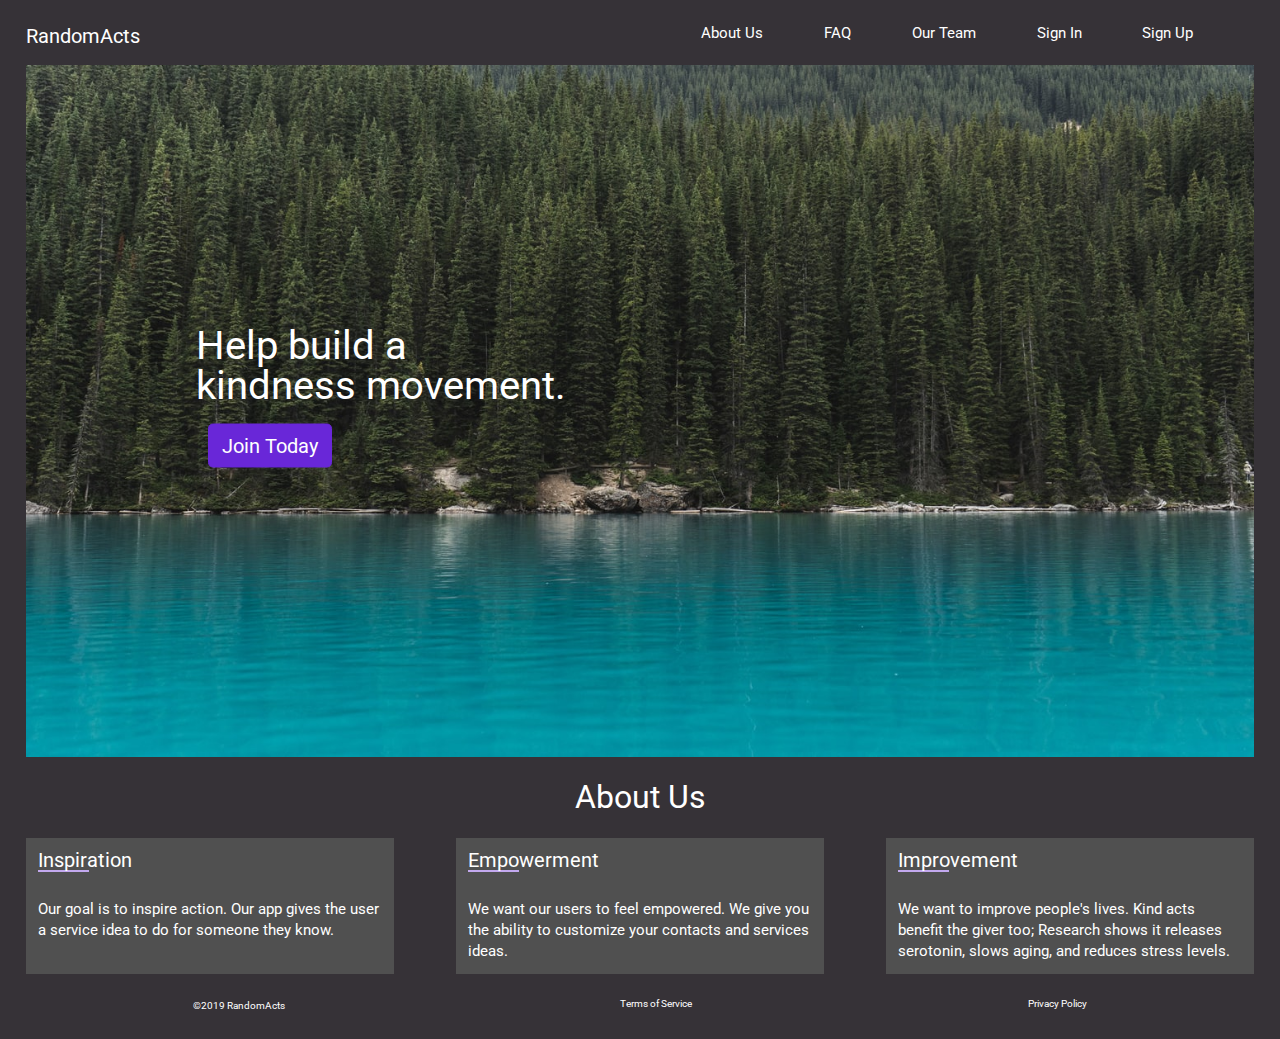
<file: index.html>
<!doctype html>

<html lang="en">

<head>
    <meta charset="utf-8">

    <meta name="viewport" content="width=device-width, initial-scale=1.0">

    <title>RandomActs</title>

    <link href="https://fonts.googleapis.com/css?family=Roboto&display=swap" rel="stylesheet">

    <link rel="stylesheet" href="css/index.css">

    <!--[if lt IE 9]>
    <script src="https://cdnjs.cloudflare.com/ajax/libs/html5shiv/3.7.3/html5shiv.js"></script>
<![endif]-->

</head>

<body>

    <div class="home">

        <header class="header-container">

            <div class="logo">
                <a href="index.html">RandomActs</a>
            </div>
            <nav>
                <a href="#aboutanchor">About Us</a>
                <a href="faq.html">FAQ</a>
                <a href="team.html">Our Team</a>
                <a href="https://lucid-panini-415838.netlify.com/">Sign In</a>
                <a href="https://lucid-panini-415838.netlify.com/">Sign Up</a>
            </nav>
        </header>

        <div class="center">

            <img src="img/mainpage.jpg" class="mainpic" alt="Alpine Lake Scene">

            <div class="centered">
                <h2>Help build a<br> kindness movement.</h2>

                <div class="btn">
                    <a href="https://lucid-panini-415838.netlify.com/">Join Today</a>
                </div>
            </div>

        </div>

        <div class="abouttitle">
            <h2 id="aboutanchor">About Us</h2>
            <br>
        </div>

        <div class="about-us">
            <div class="aboutbox">
                <h3>Inspiration</h3>

                <p>Our goal is to inspire action. Our app gives the user a service idea to do for someone they know.</p>
            </div>

            <div class="aboutbox">
                <h3>Empowerment</h3>

                <p>We want our users to feel empowered. We give you the ability to customize your contacts and services ideas.</p>
            </div>

            <div class="aboutbox">
                <h3>Improvement</h3>

                <p> We want to improve people's lives. Kind acts benefit the giver too; Research shows it releases serotonin, slows aging, and reduces stress levels.</p>
            </div>

        </div>


        <footer>

            <p>©2019 RandomActs</p>
            <a href="#">Terms of Service</a>
            <a href="#">Privacy Policy</a>

        </footer>

    </div>

</body>

</html>
</file>
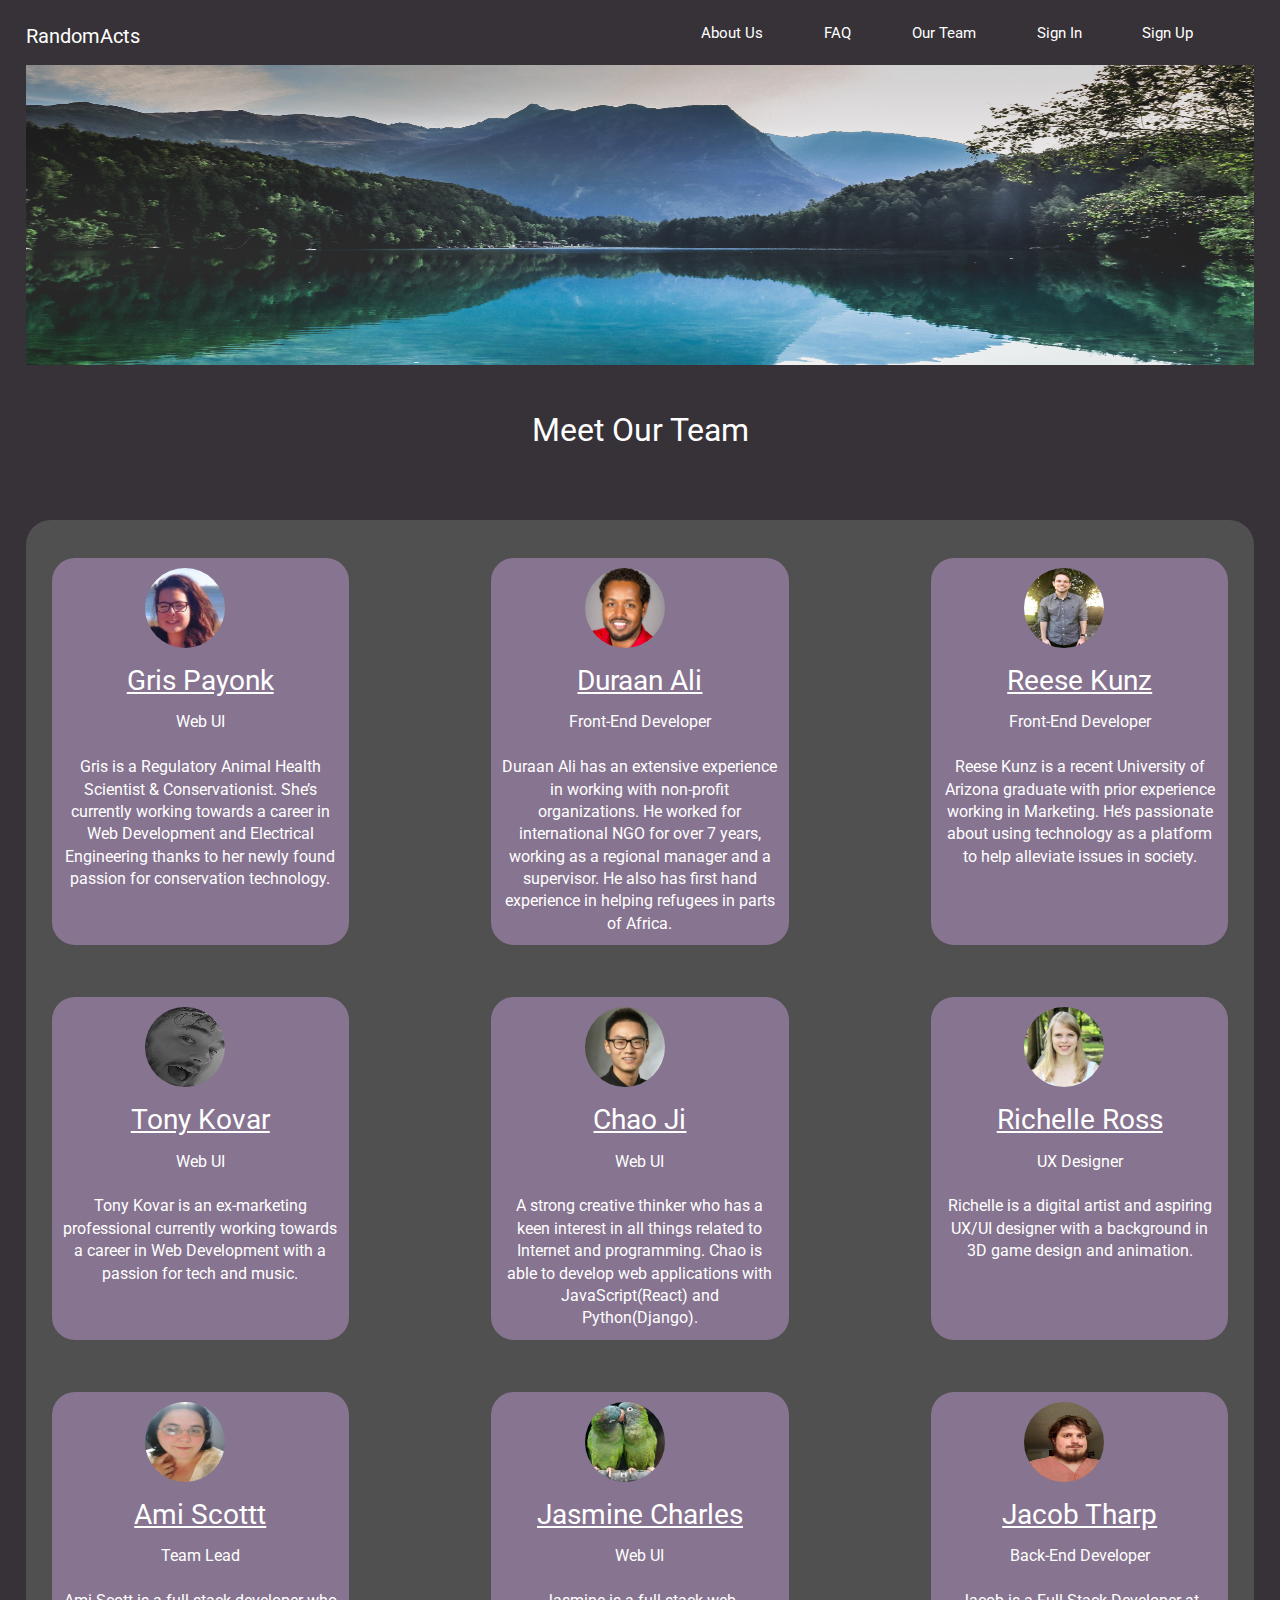
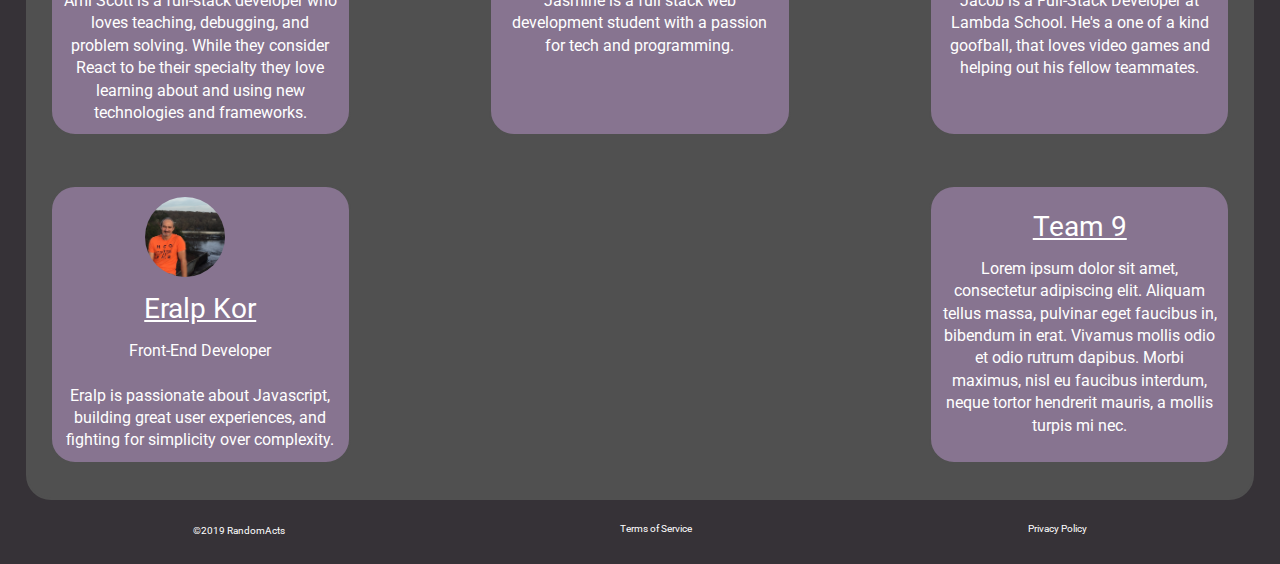
<file: team.html>
<!doctype html>

<html lang="en">

<head>
    <meta charset="utf-8">

    <meta name="viewport" content="width=device-width, initial-scale=1.0">

    <title>RandomActs</title>

    <link href="https://fonts.googleapis.com/css?family=Roboto&display=swap" rel="stylesheet">

    <link rel="stylesheet" href="css/index.css">

    <!--[if lt IE 9]>
    <script src="https://cdnjs.cloudflare.com/ajax/libs/html5shiv/3.7.3/html5shiv.js"></script>
<![endif]-->

</head>

<body>

    <div class="home">

        <header class="header-container">
            <div class="logo">
                <a href="index.html">RandomActs</a>
            </div>
            <nav>
                <a href="index.html#aboutanchor">About Us</a>
                <a href="faq.html">FAQ</a>
                <a href="team.html">Our Team</a>
                <a href="https://lucid-panini-415838.netlify.com/">Sign In</a>
                <a href="https://lucid-panini-415838.netlify.com/">Sign Up</a>
            </nav>
        </header>

        <div class="centerteam">

            <img src="img/apline top.jpg" class="teampic" alt="Alpine Lake Scene">

        </div>

        <div class="teamtitle">

            <h2>Meet Our Team</h2>
        </div>

        <div class="teaminfo">

            <div class="teambox">

                <img src="img/GSP.jpeg" alt="Gris Avatar">

                <h3>Gris Payonk</h3>

                <p>
                    Web UI <br><br> Gris is a Regulatory Animal Health Scientist & Conservationist. She’s currently working towards a career in Web Development and Electrical Engineering thanks to her newly found passion for conservation technology.
                </p>
            </div>

            <div class="teambox">
                <img src="img/DAli.jpg" alt="Duraan Avatar">

                <h3>Duraan Ali</h3>

                <p>Front-End Developer <br><br>Duraan Ali has an extensive experience in working with non-profit organizations. He worked for international NGO for over 7 years, working as a regional manager and a supervisor. He also has first hand experience
                    in helping refugees in parts of Africa.</p>
            </div>

            <div class="teambox">
                <img src="img/RKunz.png" alt="Reese Avatar">

                <h3>Reese Kunz</h3>

                <p>Front-End Developer <br><br>Reese Kunz is a recent University of Arizona graduate with prior experience working in Marketing. He’s passionate about using technology as a platform to help alleviate issues in society. </p>
            </div>

            <div class="teambox">
                <img src="img/TKovar.png" alt="Tony Avatar">

                <h3>Tony Kovar</h3>

                <p>Web UI <br><br>Tony Kovar is an ex-marketing professional currently working towards a career in Web Development with a passion for tech and music. </p>
            </div>

            <div class="teambox">
                <img src="img/CJi.png" alt="Chao Avatar">
                <h3>Chao Ji</h3>

                <p>Web UI <br><br>A strong creative thinker who has a keen interest in all things related to Internet and programming. Chao is able to develop web applications with JavaScript(React) and Python(Django). </p>
            </div>

            <div class="teambox">
                <img src="img/RRoss.jpg" alt="Richelle Avatar">
                <h3>Richelle Ross</h3>

                <p>UX Designer<br><br>Richelle is a digital artist and aspiring UX/UI designer with a background in 3D game design and animation.</p>
            </div>

            <div class="teambox">
                <img src="img/AScott.jpg" alt="Ami Avatar">
                <h3>Ami Scottt</h3>

                <p> Team Lead<br><br>Ami Scott is a full-stack developer who loves teaching, debugging, and problem solving. While they consider React to be their specialty they love learning about and using new technologies and frameworks.</p>
            </div>

            <div class="teambox">
                <img src="img/JCharles.png" alt="Jasmine Avatar">
                <h3>Jasmine Charles</h3>

                <p> Web UI<br><br>Jasmine is a full stack web development student with a passion for tech and programming.</p>
            </div>

            <div class="teambox">
                <img src="img/JTahrp.jpg" alt="Jacob Avatar">
                <h3>Jacob Tharp</h3>

                <p> Back-End Developer<br><br>Jacob is a Full-Stack Developer at Lambda School. He's a one of a kind goofball, that loves video games and helping out his fellow teammates.</p>
            </div>

            <div class="teambox">
                <img src="img/EKor.png" alt="Eralp Avatar">
                <h3>Eralp Kor</h3>

                <p> Front-End Developer<br><br>Eralp is passionate about Javascript, building great user experiences, and fighting for simplicity over complexity.</p>
            </div>

            <div class="teambox">
                <h3>Team 9</h3>

                <p> Lorem ipsum dolor sit amet, consectetur adipiscing elit. Aliquam tellus massa, pulvinar eget faucibus in, bibendum in erat. Vivamus mollis odio et odio rutrum dapibus. Morbi maximus, nisl eu faucibus interdum, neque tortor hendrerit mauris,
                    a mollis turpis mi nec. </p>
            </div>

        </div>


        <footer>

            <p>©2019 RandomActs</p>
            <a href="#">Terms of Service</a>
            <a href="#">Privacy Policy</a>

        </footer>

    </div>

</body>

</html>
</file>
<file: css/index.css>
.btn {
  background-color: #6927D8;
  -moz-border-radius: 5px;
  -webkit-border-radius: 5px;
  border-radius: 5px;
  border: 1px solid #6927D8;
  display: inline-block;
  cursor: pointer;
  color: white;
  font-family: 'Roboto', sans-serif;
  font-size: 20px;
  padding: 11px 13px;
  text-decoration: none;
}
@media (max-width: 500px) {
  .btn {
    width: 100%;
    margin-bottom: 15%;
  }
}
.aboutbox {
  width: 320px;
  padding: 10px;
  border: 2px solid #505050;
  margin: 0;
  background-color: #505050;
}
.questions {
  width: 100%;
  padding: 10px;
  border: 2px solid #505050;
  margin: 0;
  background-color: #505050;
  border-radius: 25px;
}
.teaminfo {
  width: 100%;
  padding: 10px;
  border: 2px solid #505050;
  margin: 0;
  background-color: #505050;
  border-radius: 25px;
}
.teambox {
  width: 320px;
  padding: 10px;
  border: 2px solid #505050;
  margin: 0;
  background-color: #C3A9EF;
  background: rgba(217, 169, 239, 0.4);
  border-radius: 25px;
}
.teambox h3 {
  text-decoration: underline;
  color: #5050 5;
}
/* http://meyerweb.com/eric/tools/css/reset/ 
v2.0 | 20110126
License: none (public domain)
*/
html,
body,
div,
span,
applet,
object,
iframe,
h1,
h2,
h3,
h4,
h5,
h6,
p,
blockquote,
pre,
a,
abbr,
acronym,
address,
big,
cite,
code,
del,
dfn,
em,
img,
ins,
kbd,
q,
s,
samp,
small,
strike,
strong,
sub,
sup,
tt,
var,
b,
u,
i,
center,
dl,
dt,
dd,
ol,
ul,
li,
fieldset,
form,
label,
legend,
table,
caption,
tbody,
tfoot,
thead,
tr,
th,
td,
article,
aside,
canvas,
details,
embed,
figure,
figcaption,
footer,
header,
hgroup,
menu,
nav,
output,
ruby,
section,
summary,
time,
mark,
audio,
video {
  margin: 0;
  padding: 0;
  border: 0;
  font-size: 100%;
  font: inherit;
  vertical-align: baseline;
}
/* HTML5 display-role reset for older browsers */
article,
aside,
details,
figcaption,
figure,
footer,
header,
hgroup,
menu,
nav,
section {
  display: block;
}
body {
  line-height: 1;
}
ol,
ul {
  list-style: none;
}
blockquote,
q {
  quotes: none;
}
blockquote:before,
blockquote:after,
q:before,
q:after {
  content: '';
  content: none;
}
table {
  border-collapse: collapse;
  border-spacing: 0;
}
* {
  box-sizing: border-box;
}
html {
  font-size: 62.5%;
}
html,
body {
  font-family: 'Roboto', sans-serif;
  color: white;
}
h1,
h2,
h3,
h4,
h5 {
  font-family: 'Roboto', sans-serif;
  color: white;
}
h2 {
  font-size: 3.2rem;
}
h3 {
  font-size: 2.8rem;
}
p {
  font-size: 1.6rem;
  line-height: 1.4;
}
.container {
  max-width: 800px;
  width: 100%;
  margin: 0 auto;
}
nav {
  background: #363237;
  margin-bottom: 2%;
  display: flex;
  justify-content: space-evenly;
  align-items: center;
  width: 50%;
}
@media (max-width: 500px) {
  nav {
    width: 70%;
  }
}
nav a {
  text-decoration: none;
  font-size: 15px;
  color: white;
}
@media (max-width: 500px) {
  nav a {
    font-size: 10px;
  }
}
footer {
  display: flex;
  justify-content: space-around;
  align-items: space-between;
  margin-top: 2%;
  color: #363237;
}
@media (max-width: 500px) {
  footer {
    width: 100%;
    align-items: center;
    margin-left: 5%;
  }
}
footer p {
  font-size: 10px;
  color: white;
}
@media (max-width: 500px) {
  footer p {
    width: 100%;
  }
}
footer a {
  color: white;
  text-decoration: none;
  font-size: 10px;
}
@media (max-width: 500px) {
  footer a {
    width: 100%;
  }
}
.home {
  padding: 2%;
  width: 100%;
  background: #363237;
}
@media (max-width: 500px) {
  .home {
    width: 100%;
    display: flex;
    justify-content: center;
    flex-wrap: wrap;
    align-items: center;
  }
}
.home .header-container {
  display: flex;
  justify-content: space-between;
}
@media (max-width: 500px) {
  .home .header-container {
    width: 100%;
  }
}
.home .header-container .logo a {
  text-decoration: none;
  font-size: 20px;
  color: white;
}
@media (max-width: 500px) {
  .home .header-container .logo a {
    font-size: 15px;
  }
}
.home .center {
  position: relative;
  text-align: center;
}
.home .center .centered {
  position: absolute;
  top: 50%;
  left: 50%;
  transform: translate(-120%, -60%);
}
@media (max-width: 500px) {
  .home .center .centered {
    width: 100%;
  }
}
.home .center .centered h2 {
  padding-bottom: 5%;
  text-align: left;
  font-size: 4rem;
}
@media (max-width: 500px) {
  .home .center .centered h2 {
    width: 100%;
    font-size: 2rem;
    margin-left: 80%;
    margin-top: 10%;
  }
}
.home .center .centered .btn {
  margin-right: 60%;
}
.home .center .centered .btn a {
  text-decoration: none;
  color: white;
}
@media (max-width: 500px) {
  .home .center .centered .btn {
    width: 50%;
    margin-left: 80%;
  }
}
.home .center img {
  display: flex;
  justify-items: center;
  width: 100%;
}
@media (max-width: 500px) {
  .home .center img {
    width: 100%;
    padding-bottom: 10%;
  }
}
.home .abouttitle {
  display: flex;
  justify-content: center;
  padding-top: 2%;
  font-size: 25px;
}
.home .mission {
  margin-top: 2%;
  text-align: center;
}
.home .mission p {
  font-size: 1.5rem;
}
.home .about-us {
  padding-top: 2%;
  display: flex;
  justify-content: space-between;
}
@media (max-width: 500px) {
  .home .about-us {
    width: 100%;
    flex-direction: column;
    padding-top: 10%;
    height: 500px;
  }
}
.home .about-us .aboutbox {
  width: 30%;
}
@media (max-width: 500px) {
  .home .about-us .aboutbox {
    width: 100%;
  }
}
.home .about-us .aboutbox h3 {
  margin-bottom: 8%;
  font-size: 20px;
  border-bottom: 2px solid #C3A9EF;
  width: 15%;
}
.home .about-us .aboutbox p {
  font-size: 15px;
}
@media (max-width: 500px) {
  .home .centerteam {
    width: 100%;
  }
}
.home .centerteam img {
  display: flex;
  justify-items: center;
  width: 100%;
  height: 300px;
}
.home .teamtitle {
  display: flex;
  justify-content: center;
  padding: 4% 0;
}
.home .teaminfo {
  display: flex;
  flex-wrap: wrap;
  justify-content: space-between;
  margin: 2% 0;
}
@media (max-width: 500px) {
  .home .teaminfo {
    width: 100%;
    display: flex;
    flex-flow: column;
    justify-content: center;
  }
}
.home .teaminfo .teambox {
  width: 25%;
  margin: 2% 1%;
}
@media (max-width: 500px) {
  .home .teaminfo .teambox {
    width: 100%;
    display: flex;
    flex-flow: column;
    justify-content: center;
  }
}
.home .teaminfo .teambox h3 {
  margin: 6% 0;
  text-align: center;
}
.home .teaminfo .teambox p {
  text-align: center;
}
.home .teaminfo .teambox img {
  border-radius: 50%;
  height: 80px;
  width: 80px;
  margin-left: 30%;
}
@media (max-width: 500px) {
  .home .teaminfo .teambox img {
    width: 100%;
    padding: 10% 0;
    margin: 0;
    height: 150px;
    width: 90px;
    margin-left: 35%;
  }
}
.home .centerabout img {
  width: 100%;
  height: 250px;
}
.home .centerabout .missiontitle {
  display: flex;
  justify-content: center;
  padding-top: 5%;
  font-size: 25px;
}
.missiontitle {
  display: flex;
  justify-content: center;
  margin: 2% 0;
}
@media (max-width: 500px) {
  .missiontitle {
    display: flex;
    flex-wrap: wrap;
    justify-content: center;
  }
}
.questions h3 {
  font-size: 1.8rem;
  margin-left: 2%;
  margin-top: 2%;
  margin-bottom: 2%;
}
.questions p {
  margin-left: 3.5%;
  margin-top: 2%;
  color: white;
}
.questionbox {
  background-color: #eee;
  color: #444;
  cursor: pointer;
  padding: 30px;
  width: 100%;
  border-radius: 25px;
  text-align: left;
  outline: none;
  font-size: 15px;
}
.active,
.questionbox:hover {
  background-color: #ccc;
}
.questions:hover .questioncontent {
  display: block;
}
.questioncontent {
  padding: 3% 0;
  display: none;
  overflow: hidden;
  border-radius: 25px;
}
</file>
